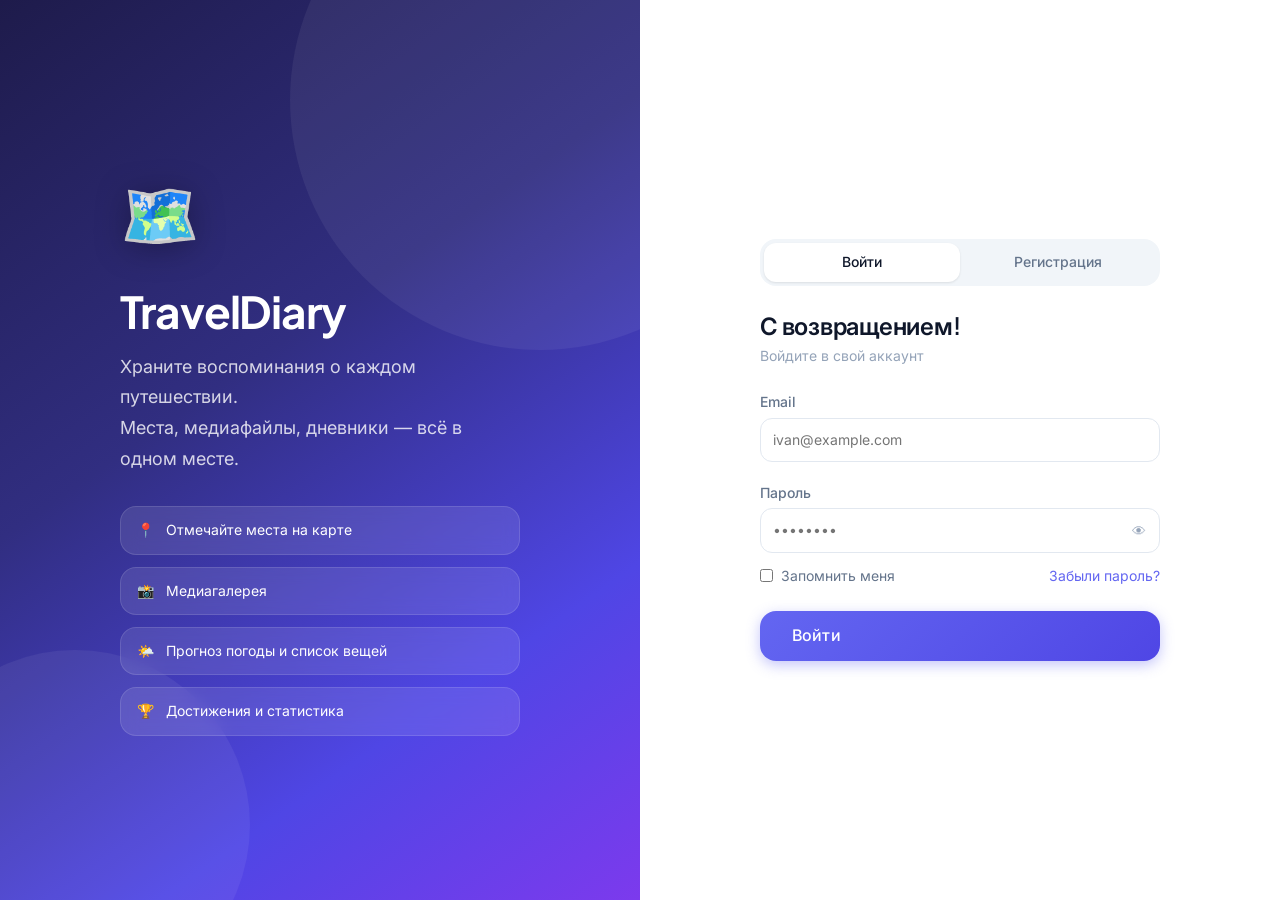
<file: src/main/resources/static/index.html>
<!doctype html>
<html lang="ru">
  <head>
    <meta charset="UTF-8" />
    <meta name="viewport" content="width=device-width, initial-scale=1.0" />
    <title>TravelDiary — Войти</title>
    <link rel="stylesheet" href="css/main.css" />
    <link rel="stylesheet" href="css/pages/auth.css" />
  </head>
  <body class="auth-page">
    <!-- Левая панель — иллюстрация -->
    <div class="auth-hero">
      <div class="auth-hero__content">
        <div class="auth-hero__logo">🗺️</div>
        <h1 class="auth-hero__title">TravelDiary</h1>
        <p class="auth-hero__subtitle">
          Храните воспоминания о каждом путешествии.<br />
          Места, медиафайлы, дневники — всё в одном месте.
        </p>
        <div class="auth-hero__features">
          <div class="auth-hero__feature">
            <span>📍</span> Отмечайте места на карте
          </div>
          <div class="auth-hero__feature">
            <span>📸</span> Медиагалерея
          </div>
          <div class="auth-hero__feature">
            <span>🌤️</span> Прогноз погоды и список вещей
          </div>
          <div class="auth-hero__feature">
            <span>🏆</span> Достижения и статистика
          </div>
        </div>
      </div>
    </div>

    <div class="auth-panel">
      <div class="auth-form-wrapper">

        <div class="auth-tabs">
          <button class="auth-tab active" id="tabLogin">Войти</button>
          <button class="auth-tab" id="tabRegister">Регистрация</button>
        </div>

        <form id="loginForm" class="auth-form" novalidate>
          <h2 class="auth-form__title">С возвращением!</h2>
          <p class="auth-form__subtitle">Войдите в свой аккаунт</p>

          <div class="form-group mt-6">
            <label class="form-label" for="loginEmail">Email</label>
            <input
              type="email"
              id="loginEmail"
              class="form-input"
              placeholder="ivan@example.com"
              autocomplete="email"
              required
            />
            <span class="form-error" id="loginEmailError"></span>
          </div>

          <div class="form-group mt-4">
            <label class="form-label" for="loginPassword">Пароль</label>
            <div class="input-password-wrapper">
              <input
                type="password"
                id="loginPassword"
                class="form-input"
                placeholder="••••••••"
                autocomplete="current-password"
                required
              />
              <button
                type="button"
                class="password-toggle"
                data-target="loginPassword"
              >
                👁
              </button>
            </div>
            <span class="form-error" id="loginPasswordError"></span>
          </div>

          <div class="flex justify-between items-center mt-2">
            <label class="checkbox-label">
              <input type="checkbox" id="rememberMe" /> Запомнить меня
            </label>
            <a href="#" id="forgotPasswordLink" class="text-sm"
              >Забыли пароль?</a
            >
          </div>

          <button
            type="submit"
            class="btn btn-primary btn-lg mt-6"
            id="loginBtn"
            style="width: 100%"
          >
            Войти
          </button>

          <div id="loginError" class="auth-error" style="display: none"></div>
        </form>

        <form
          id="registerForm"
          class="auth-form"
          style="display: none"
          novalidate
        >
          <h2 class="auth-form__title">Создать аккаунт</h2>
          <p class="auth-form__subtitle">Начните вести дневник путешествий</p>

          <div class="form-group mt-6">
            <label class="form-label" for="regName">Имя</label>
            <input
              type="text"
              id="regName"
              class="form-input"
              placeholder="Иван Петров"
              autocomplete="name"
              required
            />
            <span class="form-error" id="regNameError"></span>
          </div>

          <div class="form-group mt-4">
            <label class="form-label" for="regEmail">Email</label>
            <input
              type="email"
              id="regEmail"
              class="form-input"
              placeholder="ivan@example.com"
              autocomplete="email"
              required
            />
            <span class="form-error" id="regEmailError"></span>
          </div>

          <div class="form-group mt-4">
            <label class="form-label" for="regPassword">Пароль</label>
            <div class="input-password-wrapper">
              <input
                type="password"
                id="regPassword"
                class="form-input"
                placeholder="Минимум 8 символов"
                autocomplete="new-password"
                required
              />
              <button
                type="button"
                class="password-toggle"
                data-target="regPassword"
              >
                👁
              </button>
            </div>

            <div
              class="password-strength mt-2"
              id="passwordStrength"
              style="display: none"
            >
              <div class="password-strength__bar">
                <div class="password-strength__fill" id="strengthFill"></div>
              </div>
              <span class="password-strength__label" id="strengthLabel"></span>
            </div>
            <span class="form-error" id="regPasswordError"></span>
          </div>

          <div class="form-group mt-4">
            <label class="form-label" for="regPasswordConfirm"
              >Повторите пароль</label
            >
            <input
              type="password"
              id="regPasswordConfirm"
              class="form-input"
              placeholder="••••••••"
              autocomplete="new-password"
              required
            />
            <span class="form-error" id="regPasswordConfirmError"></span>
          </div>

          <button
            type="submit"
            class="btn btn-primary btn-lg mt-6"
            id="registerBtn"
            style="width: 100%"
          >
            Создать аккаунт
          </button>

          <div
            id="registerError"
            class="auth-error"
            style="display: none"
          ></div>
        </form>
      </div>
    </div>

    <!-- Модалка сброса пароля -->
    <div class="modal-overlay" id="forgotModal">
      <div class="modal" style="max-width: 420px">
        <div class="modal-header">
          <h3>Сброс пароля</h3>
          <button class="btn-ghost btn-icon" id="closeForgotModal">✕</button>
        </div>
        <div class="modal-body">
          <p class="text-secondary text-sm mb-4">
            Введите email — мы отправим ссылку для восстановления пароля.
          </p>
          <div class="form-group">
            <label class="form-label" for="forgotEmail">Email</label>
            <input
              type="email"
              id="forgotEmail"
              class="form-input"
              placeholder="ivan@example.com"
            />
            <span class="form-error" id="forgotEmailError"></span>
          </div>
        </div>
        <div class="modal-footer">
          <button class="btn btn-secondary" id="cancelForgot">Отмена</button>
          <button class="btn btn-primary" id="submitForgot">Отправить</button>
        </div>
      </div>
    </div>

    <script src="js/api.js"></script>
    <script src="js/auth.js"></script>
    <script src="js/pages/index.js"></script>
  </body>
</html>
</file>
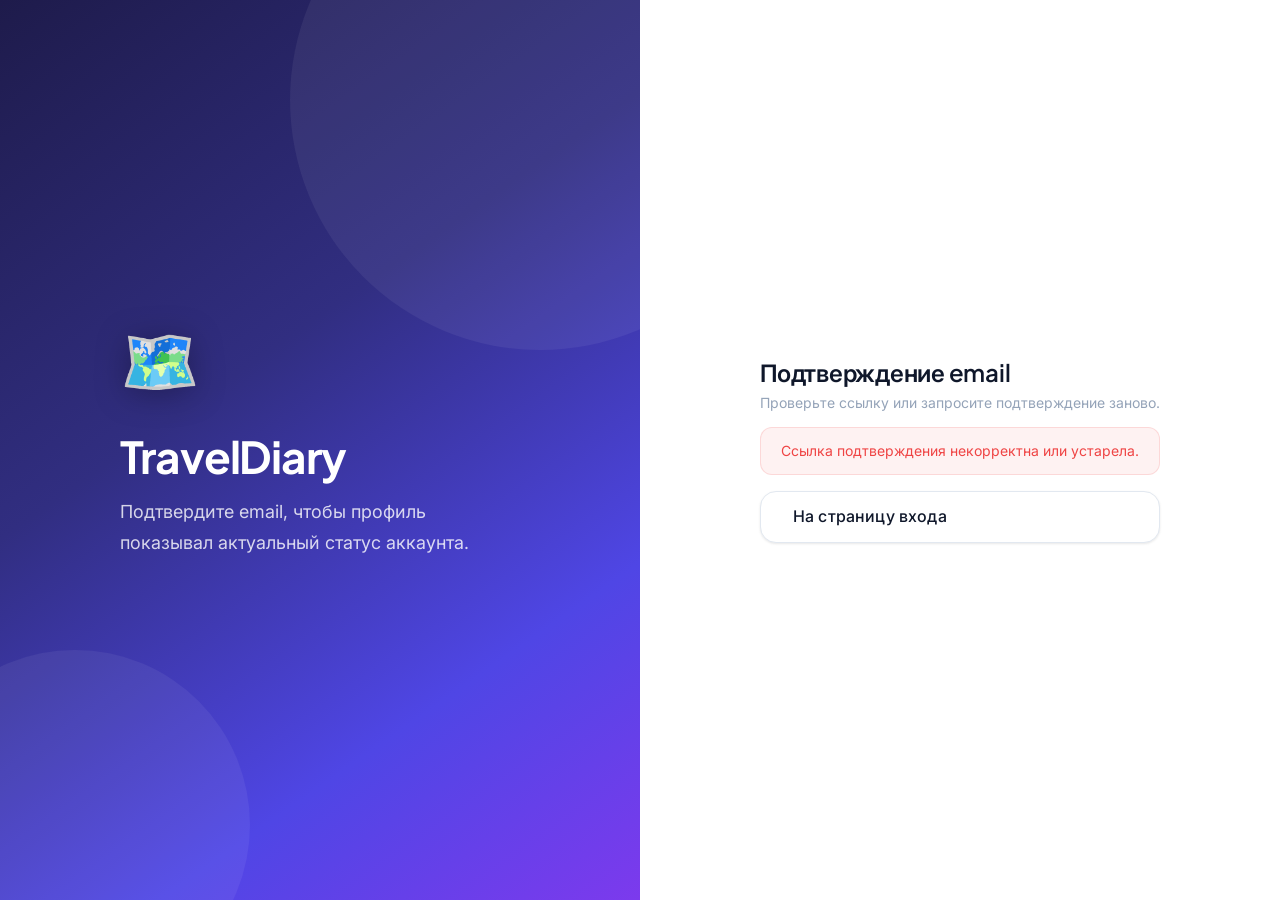
<file: src/main/resources/static/confirm-email.html>
<!doctype html>
<html lang="ru">
  <head>
    <meta charset="UTF-8" />
    <meta name="viewport" content="width=device-width, initial-scale=1.0" />
    <title>TravelDiary — Подтверждение email</title>
    <link rel="stylesheet" href="css/main.css" />
    <link rel="stylesheet" href="css/pages/auth.css" />
  </head>
  <body class="auth-page">
    <div class="auth-hero">
      <div class="auth-hero__content">
        <div class="auth-hero__logo">🗺️</div>
        <h1 class="auth-hero__title">TravelDiary</h1>
        <p class="auth-hero__subtitle">
          Подтвердите email, чтобы профиль показывал актуальный статус аккаунта.
        </p>
      </div>
    </div>

    <div class="auth-panel">
      <div class="auth-form-wrapper">
        <div class="auth-form">
          <h2 class="auth-form__title">Подтверждение email</h2>
          <p class="auth-form__subtitle" id="confirmEmailText">Проверяем ссылку подтверждения...</p>
          <div id="confirmEmailMessage" class="auth-error mt-6" style="display: none"></div>
          <a href="/trips.html" class="btn btn-primary btn-lg mt-6" id="confirmEmailTripsBtn" style="display: none; width: 100%">
            Перейти к поездкам
          </a>
          <a href="/index.html" class="btn btn-secondary btn-lg mt-4" style="width: 100%">На страницу входа</a>
        </div>
      </div>
    </div>

    <script src="js/api.js"></script>
    <script src="js/auth.js"></script>
    <script src="js/pages/confirm-email.js"></script>
  </body>
</html>
</file>
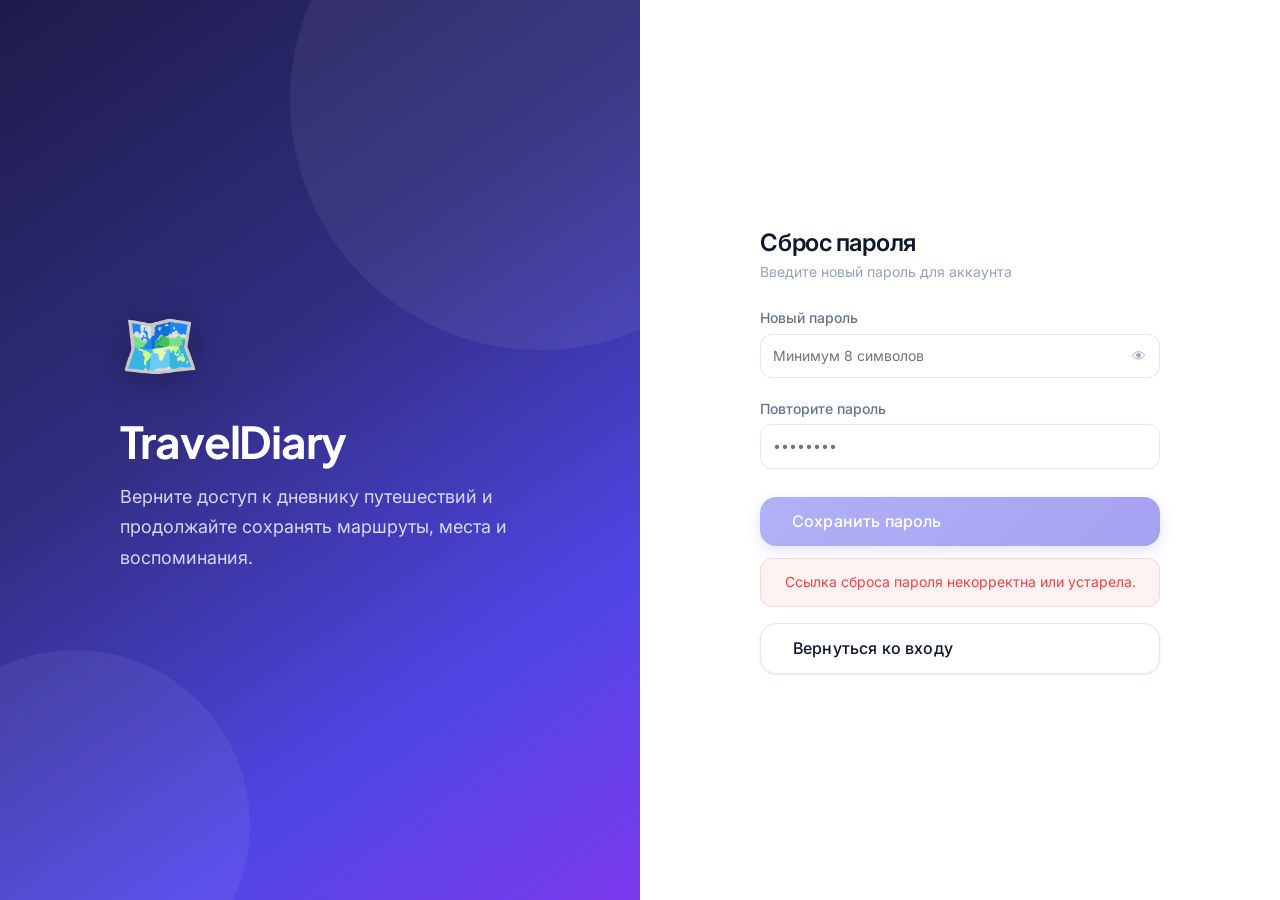
<file: src/main/resources/static/reset-password.html>
<!doctype html>
<html lang="ru">
  <head>
    <meta charset="UTF-8" />
    <meta name="viewport" content="width=device-width, initial-scale=1.0" />
    <title>TravelDiary — Сброс пароля</title>
    <link rel="stylesheet" href="css/main.css" />
    <link rel="stylesheet" href="css/pages/auth.css" />
  </head>
  <body class="auth-page">
    <div class="auth-hero">
      <div class="auth-hero__content">
        <div class="auth-hero__logo">🗺️</div>
        <h1 class="auth-hero__title">TravelDiary</h1>
        <p class="auth-hero__subtitle">
          Верните доступ к дневнику путешествий и продолжайте сохранять маршруты, места и воспоминания.
        </p>
      </div>
    </div>

    <div class="auth-panel">
      <div class="auth-form-wrapper">
        <form id="resetPasswordForm" class="auth-form" novalidate>
          <h2 class="auth-form__title">Сброс пароля</h2>
          <p class="auth-form__subtitle">Введите новый пароль для аккаунта</p>

          <div class="form-group mt-6">
            <label class="form-label" for="newPassword">Новый пароль</label>
            <div class="input-password-wrapper">
              <input
                type="password"
                id="newPassword"
                class="form-input"
                autocomplete="new-password"
                placeholder="Минимум 8 символов"
                required
              />
              <button type="button" class="password-toggle" data-target="newPassword">👁</button>
            </div>
            <span class="form-error" id="newPasswordError"></span>
          </div>

          <div class="form-group mt-4">
            <label class="form-label" for="confirmPassword">Повторите пароль</label>
            <input
              type="password"
              id="confirmPassword"
              class="form-input"
              autocomplete="new-password"
              placeholder="••••••••"
              required
            />
            <span class="form-error" id="confirmPasswordError"></span>
          </div>

          <button type="submit" class="btn btn-primary btn-lg mt-6" id="resetPasswordBtn" style="width: 100%">
            Сохранить пароль
          </button>

          <div id="resetPasswordMessage" class="auth-error" style="display: none"></div>
          <a href="/index.html" class="btn btn-secondary btn-lg mt-4" style="width: 100%">Вернуться ко входу</a>
        </form>
      </div>
    </div>

    <script src="js/api.js"></script>
    <script src="js/pages/reset-password.js"></script>
  </body>
</html>
</file>
<file: src/main/resources/static/css/main.css>
@import url('https://fonts.googleapis.com/css2?family=Inter:wght@400;500;600;700&family=Plus+Jakarta+Sans:wght@600;700;800&display=swap');

/* 1. ПЕРЕМЕННЫЕ */
:root {
  /* Brand */
  --color-primary: #6366f1;
  --color-primary-dark: #4f46e5;
  --color-primary-light: #eef2ff;
  --color-accent: #10b981;
  --color-accent-dark: #059669;
  --color-success: #10b981;
  --color-warning: #f59e0b;
  --color-danger: #ef4444;
  --color-danger-light: #fef2f2;
  /* Surfaces */
  --color-bg: #f1f5f9;
  --color-surface: #ffffff;
  --color-surface-2: #f8fafc;
  --color-border: #e2e8f0;
  --color-border-light: #f1f5f9;
  --color-text: #0f172a;
  --color-text-secondary: #64748b;
  --color-text-muted: #94a3b8;
  /* Dark sidebar */
  --sidebar-bg: #1e1b4b;
  --sidebar-bg-2: #312e81;
  --sidebar-text: rgba(255,255,255,.65);
  --sidebar-text-active: #fff;
  --sidebar-active-bg: rgba(99,102,241,.28);
  --sidebar-hover-bg: rgba(255,255,255,.07);
  --sidebar-border: rgba(255,255,255,.08);
  /* Typography */
  --font-sans: 'Inter', -apple-system, BlinkMacSystemFont, 'Segoe UI', sans-serif;
  --text-xs: 0.75rem;
  --text-sm: 0.875rem;
  --text-base: 1rem;
  --text-lg: 1.125rem;
  --text-xl: 1.25rem;
  --text-2xl: 1.5rem;
  --text-3xl: 1.875rem;
  --font-normal: 400;
  --font-medium: 500;
  --font-semibold: 600;
  --font-bold: 700;
  /* Spacing */
  --space-1: 0.25rem;
  --space-2: 0.5rem;
  --space-3: 0.75rem;
  --space-4: 1rem;
  --space-5: 1.25rem;
  --space-6: 1.5rem;
  --space-8: 2rem;
  --space-10: 2.5rem;
  --space-12: 3rem;
  --space-16: 4rem;
  /* Radii */
  --radius-sm: 0.375rem;
  --radius-md: 0.5rem;
  --radius-lg: 0.75rem;
  --radius-xl: 1rem;
  --radius-2xl: 1.25rem;
  --radius-full: 9999px;
  /* Shadows */
  --shadow-sm: 0 1px 3px rgba(0,0,0,.06), 0 1px 2px rgba(0,0,0,.04);
  --shadow-md: 0 4px 12px rgba(0,0,0,.08), 0 2px 4px rgba(0,0,0,.04);
  --shadow-lg: 0 10px 30px rgba(0,0,0,.1), 0 4px 8px rgba(0,0,0,.05);
  --shadow-xl: 0 20px 45px rgba(0,0,0,.13), 0 8px 16px rgba(0,0,0,.07);
  --shadow-primary: 0 4px 14px rgba(99,102,241,.38);
  --shadow-accent: 0 4px 14px rgba(16,185,129,.35);
  --transition: 180ms cubic-bezier(.4,0,.2,1);
  --transition-slow: 320ms cubic-bezier(.4,0,.2,1);
  --max-width: 1200px;
  --sidebar-width: 260px;
}
/* 2. RESET */
*, *::before, *::after {
  box-sizing: border-box;
  margin: 0;
  padding: 0;
}
html {
  font-size: 16px;
  scroll-behavior: smooth;
}
body {
  font-family: var(--font-sans);
  font-size: var(--text-base);
  color: var(--color-text);
  background: var(--color-bg);
  line-height: 1.6;
  -webkit-font-smoothing: antialiased;
}
img, video {
  max-width: 100%;
  display: block;
}
a {
  color: var(--color-primary);
  text-decoration: none;
  transition: color var(--transition);
}
a:hover {
  color: var(--color-primary-dark);
}
ul, ol {
  list-style: none;
}
button, input, select, textarea {
  font: inherit;
  color: inherit;
}
button {
  cursor: pointer;
  border: none;
  background: none;
}
/* 3. ТИПОГРАФИКА */
h1, h2, h3, h4, h5, h6 {
  font-family: 'Plus Jakarta Sans', var(--font-sans);
  font-weight: var(--font-semibold);
  line-height: 1.3;
  letter-spacing: -0.01em;
}
h1 {
  font-size: var(--text-3xl);
}
h2 {
  font-size: var(--text-2xl);
}
h3 {
  font-size: var(--text-xl);
}
h4 {
  font-size: var(--text-lg);
}
.text-sm {
  font-size: var(--text-sm);
}
.text-muted {
  color: var(--color-text-muted);
}
.text-secondary {
  color: var(--color-text-secondary);
}
.text-center {
  text-align: center;
}
.font-medium {
  font-weight: var(--font-medium);
}
.font-semibold {
  font-weight: var(--font-semibold);
}
.font-bold {
  font-weight: var(--font-bold);
}
/* 4. LAYOUT */
.container {
  width: 100%;
  max-width: var(--max-width);
  margin: 0 auto;
  padding: 0 var(--space-6);
}
.app-layout {
  display: grid;
  grid-template-columns: var(--sidebar-width) 1fr;
  min-height: 100vh;
}
.app-layout .sidebar {
  grid-row: 1 / -1;
}
.app-layout .main-content {
  padding: var(--space-8);
  overflow-y: auto;
}
.flex {
  display: flex;
}
.flex-col {
  flex-direction: column;
}
.items-center {
  align-items: center;
}
.items-start {
  align-items: flex-start;
}
.justify-between {
  justify-content: space-between;
}
.justify-center {
  justify-content: center;
}
.gap-2 {
  gap: var(--space-2);
}
.gap-3 {
  gap: var(--space-3);
}
.gap-4 {
  gap: var(--space-4);
}
.gap-6 {
  gap: var(--space-6);
}
.grid {
  display: grid;
}
.grid-2 {
  grid-template-columns: repeat(2, 1fr);
  gap: var(--space-6);
}
.grid-3 {
  grid-template-columns: repeat(3, 1fr);
  gap: var(--space-6);
}
.grid-4 {
  grid-template-columns: repeat(4, 1fr);
  gap: var(--space-6);
}
.mt-2 {
  margin-top: var(--space-2);
}
.mt-4 {
  margin-top: var(--space-4);
}
.mt-6 {
  margin-top: var(--space-6);
}
.mt-8 {
  margin-top: var(--space-8);
}
.mt-3 {
  margin-top: var(--space-3);
}
.mb-2 {
  margin-bottom: var(--space-2);
}
.mb-3 {
  margin-bottom: var(--space-3);
}
.mb-4 {
  margin-bottom: var(--space-4);
}
.mb-6 {
  margin-bottom: var(--space-6);
}
/* 5. КОМПОНЕНТЫ */
/* Кнопки */
.btn {
  display: inline-flex;
  align-items: center;
  gap: var(--space-2);
  padding: var(--space-2) var(--space-5);
  border-radius: var(--radius-lg);
  font-size: var(--text-sm);
  font-weight: var(--font-medium);
  transition: all var(--transition);
  white-space: nowrap;
  user-select: none;
  letter-spacing: .01em;
}
.btn:disabled {
  opacity: .5;
  cursor: not-allowed;
  pointer-events: none;
}
.btn-primary {
  background: linear-gradient(135deg, var(--color-primary) 0%, var(--color-primary-dark) 100%);
  color: #fff;
  box-shadow: var(--shadow-primary);
}
.btn-primary:hover {
  background: linear-gradient(135deg, #5558e3 0%, #4338ca 100%);
  color: #fff;
  box-shadow: 0 6px 20px rgba(99,102,241,.48);
  transform: translateY(-1px);
}
.btn-secondary {
  background: var(--color-surface);
  color: var(--color-text);
  border: 1px solid var(--color-border);
  box-shadow: var(--shadow-sm);
}
.btn-secondary:hover {
  background: var(--color-surface-2);
  border-color: #cbd5e1;
  transform: translateY(-1px);
  box-shadow: var(--shadow-md);
}
.btn-danger {
  background: linear-gradient(135deg, #ef4444 0%, #dc2626 100%);
  color: #fff;
  box-shadow: 0 4px 14px rgba(239,68,68,.3);
}
.btn-danger:hover {
  background: linear-gradient(135deg, #dc2626 0%, #b91c1c 100%);
  color: #fff;
  transform: translateY(-1px);
  box-shadow: 0 6px 20px rgba(239,68,68,.4);
}
.btn-ghost {
  color: var(--color-text-secondary);
  padding: var(--space-2) var(--space-3);
  border-radius: var(--radius-md);
}
.btn-ghost:hover {
  background: var(--color-border-light);
  color: var(--color-text);
}
.btn-sm {
  padding: var(--space-1) var(--space-3);
  font-size: var(--text-xs);
  border-radius: var(--radius-md);
}
.btn-lg {
  padding: var(--space-3) var(--space-8);
  font-size: var(--text-base);
  border-radius: var(--radius-xl);
}
.btn-icon {
  padding: var(--space-2);
  border-radius: var(--radius-md);
}
.w-full {
  width: 100%;
}
.btn.loading {
  position: relative;
  color: transparent;
  pointer-events: none;
}
.btn.loading::after {
  content: '';
  position: absolute;
  width: 1rem;
  height: 1rem;
  border: 2px solid transparent;
  border-top-color: #fff;
  border-radius: 50%;
  animation: spin .6s linear infinite;
}
/* Формы */
.form-group {
  display: flex;
  flex-direction: column;
  gap: var(--space-1);
}
.form-label {
  font-size: var(--text-sm);
  font-weight: var(--font-medium);
  color: var(--color-text-secondary);
}
.form-input, .form-select, .form-textarea {
  width: 100%;
  padding: 0.625rem var(--space-3);
  border: 1.5px solid var(--color-border);
  border-radius: var(--radius-lg);
  background: var(--color-surface);
  font-size: var(--text-sm);
  transition: border-color var(--transition), box-shadow var(--transition);
  outline: none;
}
.form-input:focus, .form-select:focus, .form-textarea:focus {
  border-color: var(--color-primary);
  box-shadow: 0 0 0 3px rgba(99,102,241,.14);
}
.form-input.error, .form-select.error, .form-textarea.error {
  border-color: var(--color-danger);
}
.form-error {
  font-size: var(--text-xs);
  color: var(--color-danger);
}
.form-hint {
  font-size: var(--text-xs);
  color: var(--color-text-muted);
}
.form-textarea {
  resize: vertical;
  min-height: 100px;
}
/* Карточки */
.card {
  background: var(--color-surface);
  border: 1px solid var(--color-border);
  border-radius: var(--radius-2xl);
  box-shadow: var(--shadow-sm);
  overflow: hidden;
}
.card-body {
  padding: var(--space-6);
}
.card-header {
  padding: var(--space-4) var(--space-6);
  border-bottom: 1px solid var(--color-border-light);
  display: flex;
  align-items: center;
  justify-content: space-between;
}
/* Карточка поездки */
.trip-card {
  background: var(--color-surface);
  border: 1px solid var(--color-border);
  border-radius: var(--radius-2xl);
  overflow: hidden;
  transition: box-shadow var(--transition-slow), transform var(--transition-slow);
  cursor: pointer;
  display: block;
  text-decoration: none;
  color: inherit;
}
.trip-card:hover {
  box-shadow: var(--shadow-lg);
  transform: translateY(-4px);
  color: inherit;
}
.trip-card__cover {
  width: 100%;
  height: 180px;
  object-fit: cover;
  background: linear-gradient(135deg, #667eea 0%, #764ba2 100%);
  display: flex;
  align-items: center;
  justify-content: center;
  font-size: 3rem;
}
.trip-card__body {
  padding: var(--space-4);
}
.trip-card__title {
  font-size: var(--text-base);
  font-weight: var(--font-semibold);
  margin-bottom: var(--space-1);
  white-space: nowrap;
  overflow: hidden;
  text-overflow: ellipsis;
}
.trip-card__location {
  font-size: var(--text-sm);
  color: var(--color-text-secondary);
  display: flex;
  align-items: center;
  gap: var(--space-1);
}
.trip-card__footer {
  padding: var(--space-3) var(--space-4);
  border-top: 1px solid var(--color-border-light);
  display: flex;
  align-items: center;
  justify-content: space-between;
}
.trip-card__stats {
  display: flex;
  gap: var(--space-4);
}
.trip-card__stat {
  font-size: var(--text-xs);
  color: var(--color-text-muted);
  display: flex;
  align-items: center;
  gap: var(--space-1);
}
/* --- Бейджи --- */
.badge {
  display: inline-flex;
  align-items: center;
  padding: 2px var(--space-2);
  border-radius: var(--radius-full);
  font-size: var(--text-xs);
  font-weight: var(--font-medium);
}
.badge-planned {
  background: #e0e7ff;
  color: #4338ca;
}
.badge-active {
  background: #d1fae5;
  color: #065f46;
}
.badge-completed {
  background: #f1f5f9;
  color: #475569;
}
.badge-private {
  background: #f1f5f9;
  color: #64748b;
}
.badge-public {
  background: #d1fae5;
  color: #065f46;
}
.badge-link {
  background: #fef3c7;
  color: #92400e;
}
/* Модальные окна */
.modal-overlay {
  position: fixed;
  inset: 0;
  background: rgba(15,12,41,.55);
  backdrop-filter: blur(6px);
  display: flex;
  align-items: center;
  justify-content: center;
  z-index: 1000;
  padding: var(--space-4);
  opacity: 0;
  visibility: hidden;
  transition: all var(--transition);
}
.modal-overlay.open {
  opacity: 1;
  visibility: visible;
}
.modal {
  background: var(--color-surface);
  border-radius: var(--radius-2xl);
  box-shadow: var(--shadow-xl);
  border: 1px solid rgba(255,255,255,.9);
  width: 100%;
  max-width: 520px;
  max-height: 90vh;
  overflow-y: auto;
  transform: scale(.95) translateY(14px);
  transition: transform var(--transition-slow);
}
.modal-overlay.open .modal {
  transform: scale(1) translateY(0);
}
.modal-header {
  padding: var(--space-5) var(--space-6);
  border-bottom: 1px solid var(--color-border-light);
  display: flex;
  align-items: center;
  justify-content: space-between;
}
.modal-header h3 {
  margin: 0;
}
.modal-body {
  padding: var(--space-6);
}
.modal-footer {
  padding: var(--space-4) var(--space-6);
  border-top: 1px solid var(--color-border-light);
  display: flex;
  gap: var(--space-3);
  justify-content: flex-end;
  background: var(--color-surface-2);
  border-radius: 0 0 var(--radius-2xl) var(--radius-2xl);
}
/* PDF Section Picker */
.pdf-sections {
  display: flex;
  flex-direction: column;
  gap: var(--space-2);
}
.pdf-section-check {
  display: flex;
  align-items: center;
  gap: var(--space-3);
  padding: var(--space-3) var(--space-4);
  border: 1.5px solid var(--color-border);
  border-radius: var(--radius-lg);
  cursor: pointer;
  transition: all var(--transition);
  user-select: none;
}
.pdf-section-check:hover {
  background: var(--color-primary-light);
  border-color: var(--color-primary);
}
.pdf-section-check input[type="checkbox"] {
  width: 18px;
  height: 18px;
  accent-color: var(--color-primary);
  cursor: pointer;
  flex-shrink: 0;
}
.pdf-section-check span {
  font-size: var(--text-sm);
  font-weight: var(--font-medium);
}
/* Тосты */
.toast-container {
  position: fixed;
  bottom: var(--space-6);
  right: var(--space-6);
  z-index: 2000;
  display: flex;
  flex-direction: column;
  gap: var(--space-3);
}
.toast {
  background: var(--color-surface);
  border: 1px solid var(--color-border);
  border-radius: var(--radius-xl);
  box-shadow: var(--shadow-lg);
  padding: var(--space-3) var(--space-4);
  display: flex;
  align-items: center;
  gap: var(--space-3);
  font-size: var(--text-sm);
  min-width: 280px;
  max-width: 420px;
  animation: slideIn .28s cubic-bezier(.34,1.56,.64,1);
}
.toast.success {
  border-left: 4px solid var(--color-success);
}
.toast.error {
  border-left: 4px solid var(--color-danger);
}
.toast.info {
  border-left: 4px solid var(--color-primary);
}
.toast.warning {
  border-left: 4px solid var(--color-warning);
}
.toast__icon {
  font-size: 1.2rem;
  flex-shrink: 0;
}
.toast__text {
  flex: 1;
}
.toast__close {
  color: var(--color-text-muted);
  font-size: var(--text-lg);
  line-height: 1;
}
.toast__close:hover {
  color: var(--color-text);
}
/* Пустые состояния */
.empty-state {
  text-align: center;
  padding: var(--space-16) var(--space-8);
  color: var(--color-text-secondary);
}
.empty-state__icon {
  font-size: 4rem;
  margin-bottom: var(--space-4);
  display: block;
}
.empty-state__title {
  font-size: var(--text-xl);
  font-weight: var(--font-semibold);
  color: var(--color-text);
  margin-bottom: var(--space-2);
}
.empty-state__text {
  font-size: var(--text-sm);
  color: var(--color-text-muted);
  margin-bottom: var(--space-6);
}
/* Скелетон */
.skeleton {
  background: linear-gradient(90deg, #f1f5f9 25%, #e8edf5 50%, #f1f5f9 75%);
  background-size: 200% 100%;
  animation: shimmer 1.6s infinite;
  border-radius: var(--radius-xl);
}
.skeleton-text {
  height: 1em;
  margin-bottom: var(--space-2);
}
.skeleton-title {
  height: 1.5em;
  width: 60%;
  margin-bottom: var(--space-4);
}
.skeleton-card {
  height: 280px;
  border-radius: var(--radius-2xl);
}
/* Прочее */
.divider {
  border: none;
  border-top: 1px solid var(--color-border);
  margin: var(--space-6) 0;
}
.avatar {
  width: 40px;
  height: 40px;
  border-radius: var(--radius-full);
  background: linear-gradient(135deg, var(--color-primary) 0%, var(--color-primary-dark) 100%);
  color: #fff;
  display: flex;
  align-items: center;
  justify-content: center;
  font-weight: var(--font-semibold);
  font-size: var(--text-sm);
  flex-shrink: 0;
  overflow: hidden;
}
.avatar img {
  width: 100%;
  height: 100%;
  object-fit: cover;
}
.avatar-sm {
  width: 32px;
  height: 32px;
  font-size: var(--text-xs);
}
.avatar-lg {
  width: 56px;
  height: 56px;
  font-size: var(--text-lg);
}
.tag {
  display: inline-flex;
  align-items: center;
  padding: 2px var(--space-2);
  background: var(--color-primary-light);
  color: var(--color-primary);
  border-radius: var(--radius-full);
  font-size: var(--text-xs);
  font-weight: var(--font-medium);
}
.tabs {
  display: flex;
  border-bottom: 1px solid var(--color-border);
  gap: var(--space-1);
}
.tab {
  padding: var(--space-3) var(--space-4);
  font-size: var(--text-sm);
  font-weight: var(--font-medium);
  color: var(--color-text-secondary);
  border-bottom: 2px solid transparent;
  margin-bottom: -1px;
  transition: all var(--transition);
}
.tab:hover {
  color: var(--color-text);
}
.tab.active {
  color: var(--color-primary);
  border-bottom-color: var(--color-primary);
}
.tab-panel {
  display: none;
}
.tab-panel.active {
  display: block;
  animation: fadeIn .3s ease;
}
.panel-actions {
  display: flex;
  align-items: center;
  justify-content: space-between;
  flex-wrap: wrap;
  gap: var(--space-3);
}
.panel-actions h3 {
  margin: 0;
}
.upload-progress {
  display: flex;
  align-items: center;
  gap: var(--space-3);
}
.upload-progress__bar {
  flex: 1;
  height: 6px;
  background: var(--color-border);
  border-radius: var(--radius-full);
  overflow: hidden;
}
.upload-progress__fill {
  width: 0%;
  height: 100%;
  background: linear-gradient(90deg, var(--color-primary), var(--color-accent));
  border-radius: var(--radius-full);
  transition: width .3s ease;
}
.share-link-wrapper {
  display: flex;
  gap: var(--space-2);
}
.share-link-wrapper .form-input {
  flex: 1;
}
.media-viewer {
  position: relative;
  display: flex;
  align-items: center;
  justify-content: center;
  width: 100%;
  max-width: 900px;
  max-height: 90vh;
}
.media-viewer__img {
  max-width: 100%;
  max-height: 80vh;
  border-radius: var(--radius-xl);
  object-fit: contain;
  box-shadow: 0 30px 60px rgba(0, 0, 0, .4);
}
.media-viewer__close {
  position: absolute;
  top: -44px;
  right: 0;
  color: #fff;
  font-size: var(--text-xl);
  padding: var(--space-2);
  background: rgba(255, 255, 255, .12);
  border-radius: var(--radius-lg);
  backdrop-filter: blur(4px);
}
.media-viewer__nav {
  position: absolute;
  top: 50%;
  transform: translateY(-50%);
  color: #fff;
  font-size: 2.5rem;
  padding: var(--space-2) var(--space-3);
  background: rgba(0, 0, 0, .32);
  backdrop-filter: blur(4px);
  border-radius: var(--radius-xl);
  line-height: 1;
  transition: background var(--transition);
}
.media-viewer__nav:hover {
  background: rgba(0, 0, 0, .55);
}
.media-viewer__nav.prev {
  left: -64px;
}
.media-viewer__nav.next {
  right: -64px;
}
.media-viewer__caption {
  position: absolute;
  bottom: -36px;
  left: 0;
  right: 0;
  text-align: center;
  color: rgba(255, 255, 255, .75);
  font-size: var(--text-sm);
}
/* Share link tab */
.share-tab-content {
  display: block;
}
/* Геокодер */
.geocode-dropdown {
  position: absolute;
  top: calc(100%+ 4px);
  left: 0;
  right: 0;
  background: var(--color-surface);
  border: 1.5px solid var(--color-border);
  border-radius: var(--radius-xl);
  box-shadow: var(--shadow-lg);
  z-index: 500;
  max-height: 240px;
  overflow-y: auto;
}
.geocode-item {
  padding: var(--space-3) var(--space-4);
  font-size: var(--text-sm);
  cursor: pointer;
  border-bottom: 1px solid var(--color-border-light);
  transition: background var(--transition);
  white-space: nowrap;
  overflow: hidden;
  text-overflow: ellipsis;
}
.geocode-item:last-child {
  border-bottom: none;
}
.geocode-item:hover {
  background: var(--color-primary-light);
  color: var(--color-primary);
}
/* Coords badge */
.coords-badge {
  display: flex;
  align-items: center;
  gap: var(--space-2);
  padding: var(--space-2) var(--space-3);
  background: #d1fae5;
  color: #065f46;
  border-radius: var(--radius-lg);
  font-size: var(--text-xs);
  font-weight: var(--font-medium);
  margin-top: var(--space-2);
  width: fit-content;
}
.coords-badge button {
  color: #065f46;
  opacity: .7;
  font-size: .8rem;
}
.coords-badge button:hover {
  opacity: 1;
  color: var(--color-danger);
}
/* 6. НАВИГАЦИЯ (DARK SIDEBAR) */
.sidebar {
  background: linear-gradient(180deg, var(--sidebar-bg) 0%, var(--sidebar-bg-2) 100%);
  display: flex;
  flex-direction: column;
  padding: var(--space-6) var(--space-4);
  position: sticky;
  top: 0;
  height: 100vh;
  box-shadow: 4px 0 32px rgba(0,0,0,.18);
}
.sidebar__logo {
  display: flex;
  align-items: center;
  gap: var(--space-3);
  padding: 0 var(--space-2) var(--space-6);
  border-bottom: 1px solid var(--sidebar-border);
  margin-bottom: var(--space-4);
  text-decoration: none;
}
.sidebar__logo-icon {
  width: 36px;
  height: 36px;
  background: rgba(99,102,241,.45);
  border-radius: var(--radius-lg);
  display: flex;
  align-items: center;
  justify-content: center;
  font-size: 1.25rem;
  border: 1px solid rgba(255,255,255,.15);
}
.sidebar__logo-text {
  font-size: var(--text-base);
  font-weight: var(--font-bold);
  color: var(--sidebar-text-active);
  letter-spacing: -.01em;
}
.sidebar__nav {
  flex: 1;
  display: flex;
  flex-direction: column;
  gap: var(--space-1);
}
.nav-item {
  display: flex;
  align-items: center;
  gap: var(--space-3);
  padding: var(--space-2) var(--space-3);
  border-radius: var(--radius-lg);
  font-size: var(--text-sm);
  font-weight: var(--font-medium);
  color: var(--sidebar-text);
  transition: all var(--transition);
  text-decoration: none;
}
.nav-item:hover {
  background: var(--sidebar-hover-bg);
  color: var(--sidebar-text-active);
}
.nav-item.active {
  background: var(--sidebar-active-bg);
  color: var(--sidebar-text-active);
  box-shadow: inset 0 0 0 1px rgba(99,102,241,.3);
}
.nav-item__icon {
  width: 20px;
  text-align: center;
  font-size: 1.1rem;
  flex-shrink: 0;
}
.sidebar__footer {
  padding-top: var(--space-4);
  border-top: 1px solid var(--sidebar-border);
}
.sidebar__user {
  display: flex;
  align-items: center;
  gap: var(--space-3);
  padding: var(--space-2) var(--space-3);
  border-radius: var(--radius-lg);
  cursor: pointer;
  transition: background var(--transition);
}
.sidebar__user:hover {
  background: var(--sidebar-hover-bg);
}
.sidebar__user-info {
  flex: 1;
  min-width: 0;
}
.sidebar__user-name {
  font-size: var(--text-sm);
  font-weight: var(--font-medium);
  color: var(--sidebar-text-active);
  white-space: nowrap;
  overflow: hidden;
  text-overflow: ellipsis;
}
.sidebar__user-email {
  font-size: var(--text-xs);
  color: var(--sidebar-text);
  white-space: nowrap;
  overflow: hidden;
  text-overflow: ellipsis;
}
/* Лоадер страницы */
.page-loader {
  position: fixed;
  inset: 0;
  background: var(--color-surface);
  display: flex;
  flex-direction: column;
  align-items: center;
  justify-content: center;
  z-index: 9999;
  gap: var(--space-4);
}
.spinner {
  width: 2rem;
  height: 2rem;
  border: 3px solid var(--color-border);
  border-top-color: var(--color-primary);
  border-radius: 50%;
  animation: spin .7s linear infinite;
}
.spinner-sm {
  width: 1rem;
  height: 1rem;
  border-width: 2px;
}
/* 7. АНИМАЦИИ */
@keyframes spin {
  to {
    transform: rotate(360deg);
  }
}
@keyframes shimmer {
  to {
    background-position: -200% 0;
  }
}
@keyframes slideIn {
  from {
    transform: translateX(110%) scale(.92);
    opacity: 0;
  }

  to {
    transform: translateX(0) scale(1);
    opacity: 1;
  }
}
@keyframes fadeIn {
  from {
    opacity: 0;
    transform: translateY(10px);
  }

  to {
    opacity: 1;
    transform: translateY(0);
  }
}
@keyframes pulse {
  0%,100% {
    opacity: 1;
  }

  50% {
    opacity: .55;
  }
}
.fade-in {
  animation: fadeIn .3s cubic-bezier(.34,1.56,.64,1);
}
/* АДАПТИВНОСТЬ */
@media (max-width: 1024px) {
  .grid-4 {
    grid-template-columns: repeat(2, 1fr);
  }
  .grid-3 {
    grid-template-columns: repeat(2, 1fr);
  }
}
@media (max-width: 768px) {
  .app-layout {
    grid-template-columns: 1fr;
  }
  .sidebar {
    display: none;
  }
  .app-layout .main-content {
    padding: var(--space-4);
  }
  .grid-2, .grid-3, .grid-4 {
    grid-template-columns: 1fr;
  }
  .media-viewer__nav.prev {
    left: 4px;
  }
  .media-viewer__nav.next {
    right: 4px;
  }
}
/* MapLibre GL JS: маркеры */
.map-marker {
  width: 36px;
  height: 36px;
  border-radius: 50% 50% 50% 0;
  background: linear-gradient(135deg, var(--color-primary) 0%, var(--color-primary-dark) 100%);
  transform: rotate(-45deg);
  display: flex;
  align-items: center;
  justify-content: center;
  cursor: pointer;
  box-shadow: var(--shadow-primary);
  border: 2px solid #fff;
  transition: transform var(--transition);
}
.map-marker:hover {
  transform: rotate(-45deg) scale(1.15);
}
.map-marker span {
  transform: rotate(45deg);
  font-size: .9rem;
}
.map-media-marker {
  width: 44px;
  height: 44px;
  border-radius: var(--radius-lg);
  border: 3px solid #fff;
  background-size: cover;
  background-position: center;
  box-shadow: var(--shadow-md);
  cursor: pointer;
  transition: transform var(--transition);
}
.map-media-marker:hover {
  transform: scale(1.12);
  box-shadow: var(--shadow-lg);
}
.maplibregl-popup-content {
  border-radius: var(--radius-xl) !important;
  box-shadow: var(--shadow-xl) !important;
  padding: 0 !important;
  overflow: hidden;
}
</file>
<file: src/main/resources/static/css/pages/auth.css>
/* Страница авторизации */
.auth-page {
  display: grid;
  grid-template-columns: 1fr 1fr;
  min-height: 100vh;
}
/* Левая панель */
.auth-hero {
  background: linear-gradient(145deg, #1e1b4b 0%, #312e81 40%, #4f46e5 75%, #7c3aed 100%);
  color: #fff;
  display: flex;
  align-items: center;
  justify-content: center;
  padding: var(--space-12);
  position: relative;
  overflow: hidden;
}
/* Декоративные круги */
.auth-hero::before, .auth-hero::after {
  content: '';
  position: absolute;
  border-radius: 50%;
  background: rgba(255,255,255,.06);
  pointer-events: none;
}
.auth-hero::before {
  width: 500px;
  height: 500px;
  top: -150px;
  right: -150px;
}
.auth-hero::after {
  width: 350px;
  height: 350px;
  bottom: -100px;
  left: -100px;
}
.auth-hero__content {
  position: relative;
  z-index: 1;
  max-width: 400px;
}
.auth-hero__logo {
  font-size: 4rem;
  margin-bottom: var(--space-4);
  filter: drop-shadow(0 4px 16px rgba(0,0,0,.3));
}
.auth-hero__title {
  font-size: 2.75rem;
  font-weight: var(--font-bold);
  color: #fff;
  margin-bottom: var(--space-3);
  letter-spacing: -.025em;
}
.auth-hero__subtitle {
  font-size: var(--text-lg);
  opacity: .8;
  line-height: 1.7;
  margin-bottom: var(--space-8);
}
.auth-hero__features {
  display: flex;
  flex-direction: column;
  gap: var(--space-3);
}
.auth-hero__feature {
  display: flex;
  align-items: center;
  gap: var(--space-3);
  font-size: var(--text-sm);
  background: rgba(255,255,255,.1);
  padding: var(--space-3) var(--space-4);
  border-radius: var(--radius-xl);
  backdrop-filter: blur(8px);
  border: 1px solid rgba(255,255,255,.12);
}
/* Правая панель (форма) */
.auth-panel {
  display: flex;
  align-items: center;
  justify-content: center;
  padding: var(--space-8);
  background: var(--color-surface);
}
.auth-form-wrapper {
  width: 100%;
  max-width: 400px;
}
/* Вкладки Войти / Регистрация */
.auth-tabs {
  display: flex;
  background: var(--color-bg);
  border-radius: var(--radius-xl);
  padding: 4px;
  margin-bottom: var(--space-6);
}
.auth-tab {
  flex: 1;
  padding: var(--space-2) var(--space-4);
  border-radius: var(--radius-lg);
  font-size: var(--text-sm);
  font-weight: var(--font-medium);
  color: var(--color-text-secondary);
  transition: all var(--transition);
}
.auth-tab.active {
  background: var(--color-surface);
  color: var(--color-text);
  box-shadow: var(--shadow-sm);
}
.auth-form__title {
  color: var(--color-text);
  margin-bottom: var(--space-1);
  letter-spacing: -.01em;
}
.auth-form__subtitle {
  font-size: var(--text-sm);
  color: var(--color-text-muted);
}
/* Поле пароля */
.input-password-wrapper {
  position: relative;
}
.input-password-wrapper .form-input {
  padding-right: 3rem;
}
.password-toggle {
  position: absolute;
  right: var(--space-3);
  top: 50%;
  transform: translateY(-50%);
  color: var(--color-text-muted);
  font-size: var(--text-sm);
  padding: 2px;
  line-height: 1;
}
.password-toggle:hover {
  color: var(--color-text);
}
/* Индикатор силы пароля */
.password-strength__bar {
  height: 4px;
  background: var(--color-border);
  border-radius: var(--radius-full);
  overflow: hidden;
}
.password-strength__fill {
  height: 100%;
  border-radius: var(--radius-full);
  transition: width .3s ease, background .3s ease;
  width: 0%;
}
.password-strength__label {
  font-size: var(--text-xs);
  color: var(--color-text-muted);
}
/* Чекбокс */
.checkbox-label {
  display: flex;
  align-items: center;
  gap: var(--space-2);
  font-size: var(--text-sm);
  color: var(--color-text-secondary);
  cursor: pointer;
}
/* Ошибка формы */
.auth-error {
  margin-top: var(--space-3);
  padding: var(--space-3);
  background: var(--color-danger-light);
  color: var(--color-danger);
  border-radius: var(--radius-lg);
  border: 1px solid rgba(239,68,68,.15);
  font-size: var(--text-sm);
  text-align: center;
}
/* Адаптив */
.auth-error.success {
  background: rgba(34, 197, 94, .12);
  color: #15803d;
  border-color: rgba(34, 197, 94, .25);
}
@media (max-width: 768px) {
  .auth-page {
    grid-template-columns: 1fr;
  }
  .auth-hero {
    display: none;
  }
  .auth-panel {
    padding: var(--space-6) var(--space-4);
  }
}
</file>
